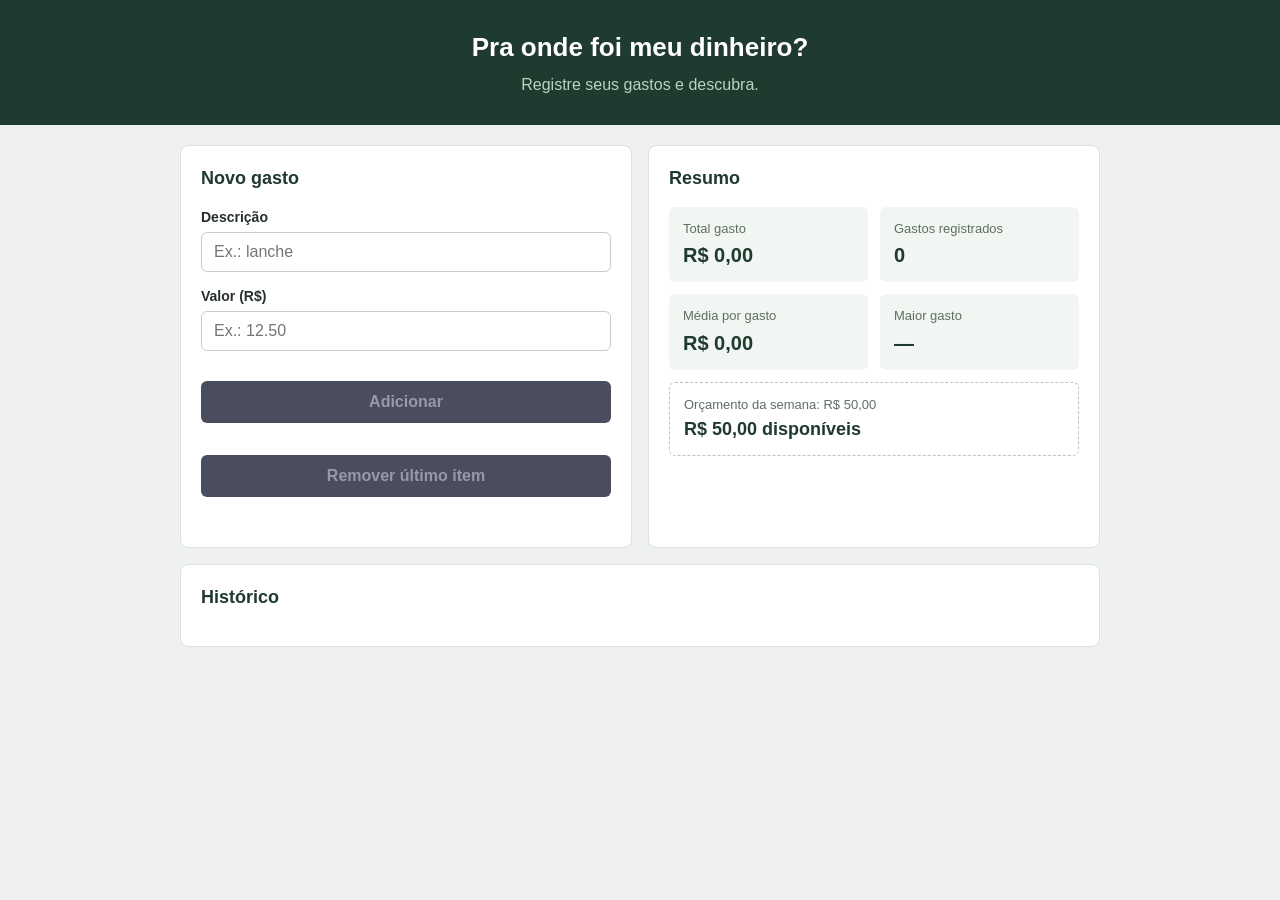
<file: index.html>
<!DOCTYPE html>
<html lang="pt-BR">

<head>
    <meta charset="UTF-8">
    <meta name="viewport" content="width=device-width, initial-scale=1.0">
    <title>Pra onde foi meu dinheiro?</title>
    <link rel="stylesheet" href="style.css">
    <script src="script.js" defer></script>
</head>

<body>

    <header class="topo">
        <h1>Pra onde foi meu dinheiro?</h1>
        <p>Registre seus gastos e descubra.</p>
    </header>

    <main class="painel">

        <section class="cartao novo-gasto">
            <h2>Novo gasto</h2>

            <form class="formulario">
                <p>
                    <label for="descricao">Descrição</label>
                    <input type="text" id="descricao" class="campo-descricao" placeholder="Ex.: lanche">
                </p>

                <p>
                    <label for="valor">Valor (R$)</label>
                    <input type="number" id="valor" class="campo-valor" step="0.01" placeholder="Ex.: 12.50">
                </p>

                <button type="submit" class="botao-adicionar" >Adicionar</button>
                <p>
                <button type="button" class="botao-remover" >Remover último item</button>
                </p>
                <p class="erro"></p>
            </form>
        </section>

        <section class="cartao resumo">
            <h2>Resumo</h2>

            <div class="indicadores">
                <div class="indicador">
                    <span class="rotulo">Total gasto</span>
                    <strong class="total">R$ 0,00</strong>
                </div>

                <div class="indicador">
                    <span class="rotulo">Gastos registrados</span>
                    <strong class="quantidade">0</strong>
                </div>

                <div class="indicador">
                    <span class="rotulo">Média por gasto</span>
                    <strong class="media">R$ 0,00</strong>
                </div>

                <div class="indicador">
                    <span class="rotulo">Maior gasto</span>
                    <strong class="maior">—</strong>
                </div>
            </div>

            <div class="orcamento">
                <span class="rotulo">Orçamento da semana: R$ 50,00</span>
                <strong class="restante">R$ <div class="orca">50,00</div> disponíveis</strong>
            </div>
        </section>

        <section class="cartao historico-cartao">
            <h2>Histórico</h2>
            <ol class="historico"></ol>
        </section>

    </main>

</body>

</html>
</file>
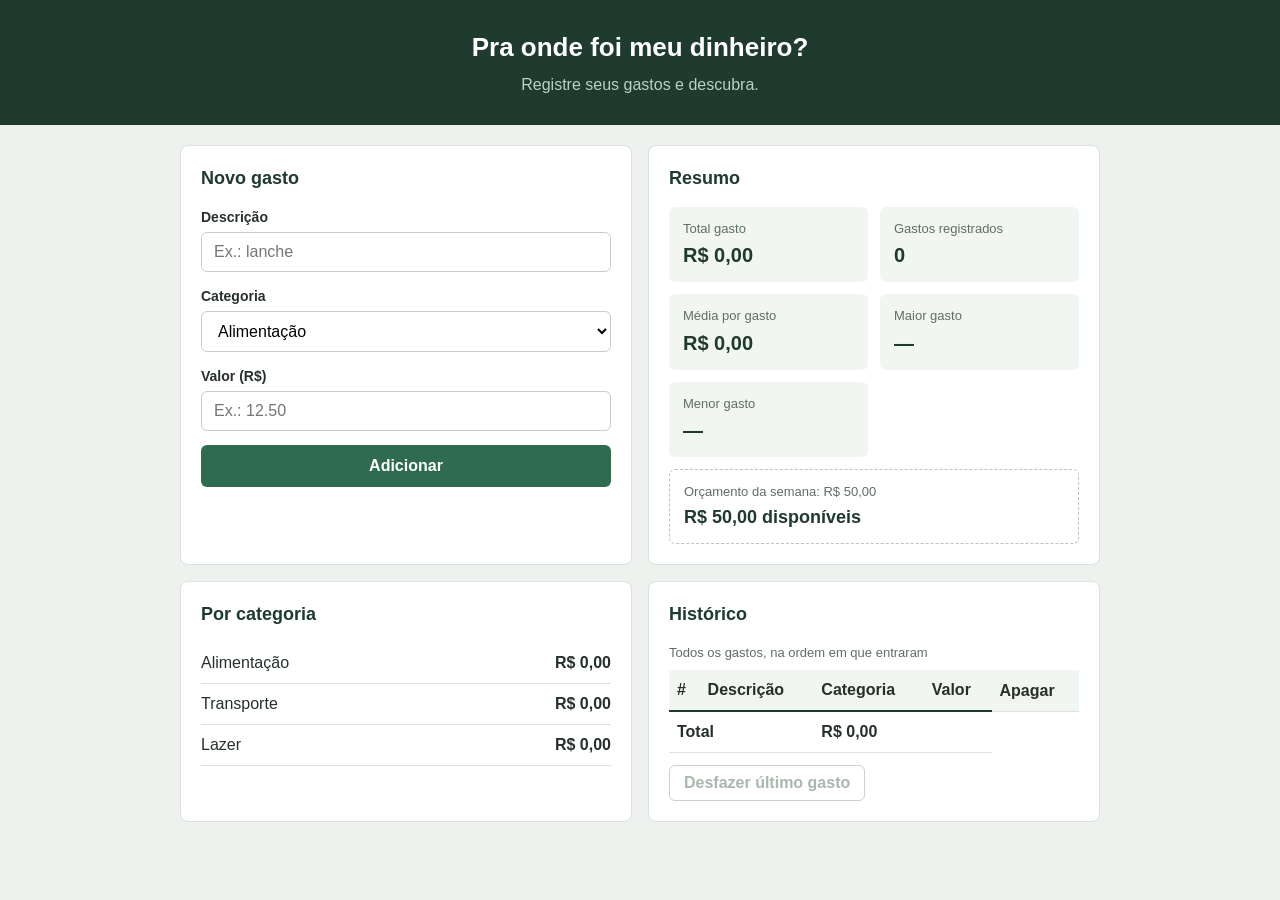
<file: atividade/controle-de-gastos-ponto-de-partida/index.html>
<!DOCTYPE html>
<html lang="pt-BR">

<head>
    <meta charset="UTF-8">
    <meta name="viewport" content="width=device-width, initial-scale=1.0">
    <title>Pra onde foi meu dinheiro?</title>
    <link rel="stylesheet" href="style.css">
    <script src="script.js" defer></script>
</head>

<body>

    <header class="topo">
        <h1>Pra onde foi meu dinheiro?</h1>
        <p>Registre seus gastos e descubra.</p>
    </header>

    <main class="painel">

        <section class="cartao novo-gasto">
            <h2>Novo gasto</h2>

            <form class="formulario">
                <p>
                    <label for="descricao">Descrição</label>
                    <input type="text" id="descricao" class="campo-descricao" placeholder="Ex.: lanche">
                </p>
                   <p>
                    <label for="categoria">Categoria</label>
                    <select id="categoria" class="campo-categoria"></select>
                </p>

                <p>
                    <label for="valor">Valor (R$)</label>
                    <input type="number" id="valor" class="campo-valor" step="0.01" placeholder="Ex.: 12.50">
                </p>

             

                <button type="submit">Adicionar</button>

                <p class="erro"></p>
            </form>
        </section>

        <section class="cartao resumo">
            <h2>Resumo</h2>

            <div class="indicadores">
                <div class="indicador">
                    <span class="rotulo">Total gasto</span>
                    <strong class="total">R$ 0,00</strong>
                </div>

                <div class="indicador">
                    <span class="rotulo">Gastos registrados</span>
                    <strong class="quantidade">0</strong>
                </div>

                <div class="indicador">
                    <span class="rotulo">Média por gasto</span>
                    <strong class="media">R$ 0,00</strong>
                </div>

                <div class="indicador">
                    <span class="rotulo">Maior gasto</span>
                    <strong class="maior">—</strong>
                </div>

                <div class="indicador">
                    <span class="rotulo">Menor gasto</span>
                    <strong class="menor">—</strong>
                </div>
            </div>

            <div class="orcamento">
                <span class="rotulo">Orçamento da semana: R$ 50,00</span>
                <strong class="restante">R$ 50,00 disponíveis</strong>
            </div>
        </section>

        <section class="cartao categorias-cartao">
            <h2>Por categoria</h2>
            <ul class="categorias"></ul>
        </section>

        <section class="cartao historico-cartao">
            <h2>Histórico</h2>
            <table class="tabela-historico">
                    <caption>Todos os gastos, na ordem em que entraram</caption>
                    <thead>
                        <tr>
                            <th>#</th>
                            <th>Descrição</th>
                            <th>Categoria</th>
                            <th>Valor</th>
                            <th>Apagar</th>
                        </tr>
                    </thead>
                    <tbody class="historico"></tbody>
                    <tfoot>
                        <tr>
                            <th colspan="2">Total</th>
                            <td class="total-rodape">R$ 0,00</td>
                            <td></td>
                        </tr>
                    </tfoot>
            </table>
            <button type="button" class="botao-desfazer">Desfazer último gasto</button>
        </section>

    </main>

</body>

</html>
</file>
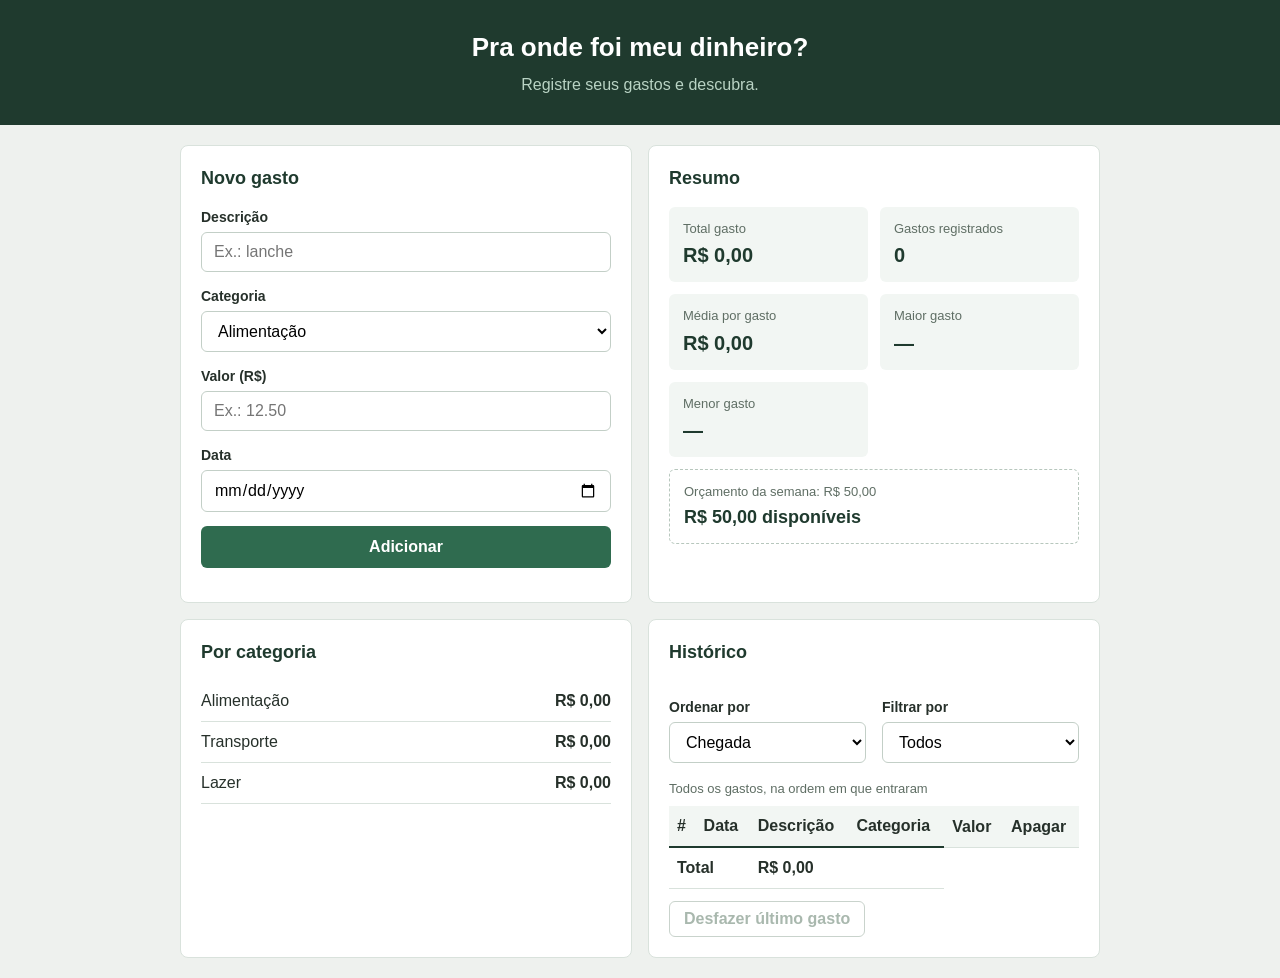
<file: controle comp senac/atividade/controle-de-gastos-ponto-de-partida/index.html>
<!DOCTYPE html>
<html lang="pt-BR">

<head>
    <meta charset="UTF-8">
    <meta name="viewport" content="width=device-width, initial-scale=1.0">
    <title>Pra onde foi meu dinheiro?</title>
    <link rel="stylesheet" href="style.css">
    <script src="script.js" defer></script>
</head>

<body>

    <header class="topo">
        <h1>Pra onde foi meu dinheiro?</h1>
        <p>Registre seus gastos e descubra.</p>
    </header>

    <main class="painel">

        <section class="cartao novo-gasto">
            <h2>Novo gasto</h2>

            <form class="formulario">
                <p>
                    <label for="descricao">Descrição</label>
                    <input type="text" id="descricao" class="campo-descricao" placeholder="Ex.: lanche">
                </p>
                   <p>
                    <label for="categoria">Categoria</label>
                    <select id="categoria" class="campo-categoria"></select>
                </p>

                <p>
                    <label for="valor">Valor (R$)</label>
                    <input type="number" id="valor" class="campo-valor" step="0.01" placeholder="Ex.: 12.50">
                </p>
                <p>
                    <label for="data">Data</label>
                    <input type="date" id="data" class="campo-data" required>
                </p>

                <button type="submit">Adicionar</button>

                <p class="erro"></p>
            </form>
        </section>

        <section class="cartao resumo">
            <h2>Resumo</h2>

            <div class="indicadores">
                <div class="indicador">
                    <span class="rotulo">Total gasto</span>
                    <strong class="total">R$ 0,00</strong>
                </div>

                <div class="indicador">
                    <span class="rotulo">Gastos registrados</span>
                    <strong class="quantidade">0</strong>
                </div>

                <div class="indicador">
                    <span class="rotulo">Média por gasto</span>
                    <strong class="media">R$ 0,00</strong>
                </div>

                <div class="indicador">
                    <span class="rotulo">Maior gasto</span>
                    <strong class="maior">—</strong>
                </div>

                <div class="indicador">
                    <span class="rotulo">Menor gasto</span>
                    <strong class="menor">—</strong>
                </div>
            </div>

            <div class="orcamento">
                <span class="rotulo">Orçamento da semana: R$ 50,00</span>
                <strong class="restante">R$ 50,00 disponíveis</strong>
            </div>
        </section>

        <section class="cartao categorias-cartao">
            <h2>Por categoria</h2>
            <ul class="categorias"></ul>
        </section>

        <section class="cartao historico-cartao">
            <h2>Histórico</h2>
            <table class="tabela-historico">
                <div class="campoSelects">
                <p class="campoOrdem">
                    <label for="ordenar">Ordenar por</label>
                    <select id="ordenar" class="selectOrdem">
                    <option value="chegada">Chegada</option>
                    <option value="az">A-Z</option>
                    <option value="za">Z-A</option>
                    <option value="maior">Maior valor</option>
                    <option value="menor">Menor valor</option>
                    <option value="recentes">Mais recentes</option>
                    <option value="antigo">Mais antigos</option>
                    </select>
                </p>
                <p class="campoFiltro">
                    <label for="filtrar">Filtrar por</label>
                    <select id="filtrar" class="selectFiltro">
                    <option value="todos">Todos</option>
                    <option value="alimentacao">Alimentação</option>
                    <option value="transporte">Transporte</option>
                    <option value="lazer">Lazer</option>
                    </select>
                </p>
            </div> 
                    <caption>Todos os gastos, na ordem em que entraram</caption>
                    <thead>
                        <tr>
                            <th>#</th>
                            <th>Data</th>
                            <th>Descrição</th>
                            <th>Categoria</th>
                            <th>Valor</th>
                            <th>Apagar</th>
                        </tr>
                    </thead>
                    <tbody class="historico"></tbody>
                    <tfoot>
                        <tr>
                            <th colspan="2">Total</th>
                            <td class="total-rodape">R$ 0,00</td>
                            <td></td>
                        </tr>
                    </tfoot>
            </table>
            <button type="button" class="botao-desfazer">Desfazer último gasto</button>
        </section>

    </main>

</body>

</html>
</file>
<file: style.css>
/* ===========================================================
   Pra onde foi meu dinheiro?
   =========================================================== */

* {
    box-sizing: border-box;
}

html {
    background-color: #eef1ee;
}

body {
    margin: 0;
    font-family: "Segoe UI", Roboto, Helvetica, Arial, sans-serif;
    font-size: 16px;
    line-height: 1.5;
    color: #26302a;
}

:root {
  --primary-bg-color:#1f3a2e ; 
}
/* -----------------------------------------------------------
   Topo
   ----------------------------------------------------------- */

.topo {
    padding: 28px 20px;
    background-color: var(--primary-bg-color);
    color: #ffffff;
    text-align: center;
}

.topo h1 {
    margin: 0;
    font-size: 26px;
}

.topo p {
    margin: 6px 0 0 0;
    color: #b9d3c4;
}


/* -----------------------------------------------------------
   Painel — celular primeiro
   ----------------------------------------------------------- */

.painel {
    display: grid;
    gap: 16px;
    max-width: 960px;
    margin: 0 auto;
    padding: 20px;

    grid-template-areas:
        "novo"
        "resumo"
        "historico";
}

.novo-gasto       { grid-area: novo; }
.resumo           { grid-area: resumo; }
.historico-cartao { grid-area: historico; }

.cartao {
    padding: 4px 20px 20px 20px;
    border-radius: 8px;
    background-color: #ffffff;
    border: 1px solid #d9e2dc;
}

.cartao h2 {
    font-size: 18px;
    color: var(--primary-bg-color);
}


/* -----------------------------------------------------------
   Formulário
   ----------------------------------------------------------- */

.formulario p {
    margin: 0 0 14px 0;
}

label {
    display: block;
    margin-bottom: 4px;
    font-size: 14px;
    font-weight: bold;
}

input {
    width: 100%;
    padding: 10px 12px;
    border: 1px solid #c3cfc7;
    border-radius: 6px;
    font-family: inherit;
    font-size: 16px;
}

button {
    width: 100%;
    padding: 12px;
    margin:16px auto;
    border: none;
    border-radius: 6px;
    background-color: #2f6b4f;
    color: #ffffff;
    font-family: inherit;
    font-size: 16px;
    font-weight: bold;
    cursor: pointer;
}

button:hover {
    background-color: #25563f;
}

button:disabled{
background-color: #4a4d5e;
    color:#9a98a8 ;
    cursor: not-allowed;
}

.erro {
    margin: 12px 0 0 0;
    color: #b3261e;
    font-weight: bold;
}


/* -----------------------------------------------------------
   Resumo
   ----------------------------------------------------------- */

.indicadores {
    display: grid;
    grid-template-columns: 1fr 1fr;
    gap: 12px;
}

.indicador {
    padding: 12px 14px;
    border-radius: 6px;
    background-color: #f2f6f3;
}

.rotulo {
    display: block;
    font-size: 13px;
    color: #5f6e64;
}

.indicador strong {
    display: block;
    margin-top: 2px;
    font-size: 20px;
    color: var(--primary-bg-color);
}


/* -----------------------------------------------------------
   Orçamento
   ----------------------------------------------------------- */

.orcamento {
    margin-top: 12px;
    padding: 12px 14px;
    border-radius: 6px;
    border: 1px dashed #b7c7bd;
}

.orcamento strong {
    display: block;
    margin-top: 2px;
    font-size: 18px;
    color: var(--primary-bg-color);
}

/* Quando o total passa do orçamento. */
.total.estourado,
.restante.estourado {
    color: #b3261e;
}
/* -----------------------------------------------------------
   Histórico
----------------------------------------------------------- */
.historico {
    margin: 0;
    color: #3c4a41;
    /* Faz o \n dentro do texto virar quebra de linha na tela. */
    white-space: pre-line;
}
.orca{
    display: inline;
}

.historico ol:nth-child(odd){
    background-color: #2f6b4f;
}
.historico ol:nth-child(2n){
    background-color: #ffff;
}
/* -----------------------------------------------------------
   A partir de 800px: formulário e resumo lado a lado
   ----------------------------------------------------------- */

@media (min-width: 800px) {

    .painel {
        grid-template-columns: 1fr 1fr;
        grid-template-areas:
            "novo      resumo"
            "historico historico";
    }

}
</file>
<file: atividade/controle-de-gastos-ponto-de-partida/style.css>
/* ===========================================================
   Pra onde foi meu dinheiro?
   =========================================================== */

/* Cores que se repetem: mudar aqui muda a página inteira. */
:root {
    --cor-principal: #1f3a2e;
    --cor-botao: #2f6b4f;
    --cor-alerta: #b3261e;
    --cor-alimentacao: orange;
    --cor-transporte: blue;
    --cor-lazer: yellow;

}

* {
    box-sizing: border-box;
}

html {
    background-color: #eef1ee;
}

body {
    margin: 0;
    font-family: "Segoe UI", Roboto, Helvetica, Arial, sans-serif;
    font-size: 16px;
    line-height: 1.5;
    color: #26302a;
}


/* -----------------------------------------------------------
   Topo
   ----------------------------------------------------------- */

.topo {
    padding: 28px 20px;
    background-color: var(--cor-principal);
    color: #ffffff;
    text-align: center;
}

.topo h1 {
    margin: 0;
    font-size: 26px;
}

.topo p {
    margin: 6px 0 0 0;
    color: #b9d3c4;
}


/* -----------------------------------------------------------
   Painel — celular primeiro
   ----------------------------------------------------------- */

.painel {
    display: grid;
    gap: 16px;
    max-width: 960px;
    margin: 0 auto;
    padding: 20px;

    grid-template-areas:
        "novo"
        "resumo"
        "categorias"
        "historico";
}

.novo-gasto        { grid-area: novo; }
.resumo            { grid-area: resumo; }
.categorias-cartao { grid-area: categorias; }
.historico-cartao  { grid-area: historico; }

.cartao {
    padding: 4px 20px 20px 20px;
    border-radius: 8px;
    background-color: #ffffff;
    border: 1px solid #d9e2dc;
}

.cartao h2 {
    font-size: 18px;
    color: var(--cor-principal);
}


/* -----------------------------------------------------------
   Formulário
   ----------------------------------------------------------- */

.formulario p {
    margin: 0 0 14px 0;
}

label {
    display: block;
    margin-bottom: 4px;
    font-size: 14px;
    font-weight: bold;
}

input,
select {
    width: 100%;
    background-color: #ffffff;
    padding: 10px 12px;
    border: 1px solid #c3cfc7;
    border-radius: 6px;
    font-family: inherit;
    font-size: 16px;
}

button {
    width: 100%;
    padding: 12px;
    border: none;
    border-radius: 6px;
    background-color: var(--cor-botao);
    color: #ffffff;
    font-family: inherit;
    font-size: 16px;
    font-weight: bold;
    cursor: pointer;
}

button:hover {
    background-color: #25563f;
}

/* Depois do :hover, para ganhar dele */
button:disabled {
    background-color: #a9b8ae;
    cursor: not-allowed;
}

/* Quem navega com Tab vê onde está */
input:focus-visible,
select:focus-visible,
button:focus-visible {
    outline: 3px solid var(--cor-botao);
    outline-offset: 2px;
}

.erro {
    margin: 12px 0 0 0;
    color: var(--cor-alerta);
    font-weight: bold;
}


/* -----------------------------------------------------------
   Resumo
   ----------------------------------------------------------- */

.indicadores {
    display: grid;
    grid-template-columns: 1fr 1fr;
    gap: 12px;
}

.indicador {
    padding: 12px 14px;
    border-radius: 6px;
    background-color: #f2f6f3;
}

.rotulo {
    display: block;
    font-size: 13px;
    color: #5f6e64;
}

.indicador strong {
    display: block;
    margin-top: 2px;
    font-size: 20px;
    color: var(--cor-principal);
}


/* -----------------------------------------------------------
   Orçamento
   ----------------------------------------------------------- */

.orcamento {
    margin-top: 12px;
    padding: 12px 14px;
    border-radius: 6px;
    border: 1px dashed #b7c7bd;
}

.orcamento strong {
    display: block;
    margin-top: 2px;
    font-size: 18px;
    color: var(--cor-principal);
}

/* Quando o total passa do orçamento. */
.indicador strong.estourado,
.orcamento strong.estourado {
    color: var(--cor-alerta);
}


/* -----------------------------------------------------------
   Por categoria
   ----------------------------------------------------------- */

.categorias {
    margin: 0;
    padding: 0;
    list-style: none;
}

.categorias li {
    display: flex;
    justify-content: space-between;
    padding: 8px 0;
    border-bottom: 1px solid #d9e2dc;
}


/* -----------------------------------------------------------
   Histórico
   ----------------------------------------------------------- */

.tabela-historico {
    width: 100%;
    margin-bottom: 12px;
    border-collapse: collapse;
}

.tabela-historico caption {
    padding-bottom: 8px;
    font-size: 13px;
    color: #5f6e64;
    text-align: left;
}

.tabela-historico th,
.tabela-historico td {
    padding: 8px;
    border-bottom: 1px solid #d9e2dc;
    text-align: left;
}

/* O cabeçalho com um fundo diferente */
.tabela-historico thead th {
    background-color: #f2f6f3;
}

.tabela-historico tbody tr:nth-child(even) {
    background-color: #f7faf8;
}

.tabela-historico tfoot th,
.tabela-historico tfoot td {
    border-top: 2px solid var(--cor-principal);
    font-weight: bold;
}

/* O desfazer não ocupa a largura toda */
.botao-desfazer {
    width: auto;
    padding: 8px 14px;
    border: 1px solid var(--cor-botao);
    background-color: #ffffff;
    color: var(--cor-botao);
}

.botao-desfazer:hover {
    background-color: #f2f6f3;
}

.botao-desfazer:disabled {
    border-color: #c9d3cc;
    background-color: #ffffff;
    color: #a9b8ae;
    cursor: not-allowed;
}

.tabela-historico tr[data-categoria="Lazer"] td:first-child {
    border-left: 6px solid var(--cor-lazer);
}
.tabela-historico tr[data-categoria="Alimentação"] td:first-child {
    border-left: 6px solid var(--cor-alimentacao);
}

.tabela-historico tr[data-categoria="Transporte"] td:first-child {
    border-left: 6px solid var(--cor-transporte);
}

 span.etiqueta{
    display:inline;
    padding: 2px;
    margin-top: 16px;
    font-size: 12px;
   justify-self:  center;
 border-radius: 10px;
}

[data-categoria="Transporte"] .etiqueta{
    background-color: var(--cor-transporte);
}

[data-categoria="Alimentação"] .etiqueta{
    background-color: var(--cor-alimentacao);
}
[data-categoria="Lazer"] .etiqueta{
    background-color: var(--cor-lazer);
}




/* -----------------------------------------------------------
   A partir de 800px: formulário e resumo lado a lado
   ----------------------------------------------------------- */

@media (min-width: 800px) {

    .painel {
        grid-template-columns: 1fr 1fr;
        grid-template-areas:
            "novo       resumo"
            "categorias historico";
    }

}


/* O botão de apagar em cada linha */
.botao-apagar {
    width: auto;
    padding: 2px;
    border: none;
    border-radius: 4px;
    background-color: transparent;
    color: #888888;
    line-height: 0;
    cursor: pointer;
}

.botao-apagar:hover {
    color: #c62828;
    background-color: #ffe3e3;
}

.botao-apagar:focus-visible {
    outline: 2px solid #c62828;
}
</file>
<file: controle comp senac/atividade/controle-de-gastos-ponto-de-partida/style.css>
/* ===========================================================
   Pra onde foi meu dinheiro?
   =========================================================== */

/* Cores que se repetem: mudar aqui muda a página inteira. */
:root {
    --cor-principal: #1f3a2e;
    --cor-botao: #2f6b4f;
    --cor-alerta: #b3261e;
    --cor-alimentacao: orange;
    --cor-transporte: blue;
    --cor-lazer: yellow;

}

.campoFiltro{
    grid-area:'filtro';
    width:100%;
    padding:auto;
}
.campoOrdem{
    grid-area: 'ordem';
    width:100%;
   padding: auto;
}

.campoSelects{
    display: grid;
    gap:16px;
    grid-template-columns: 1fr 1fr;
    grid-template-areas:  
    'ordem filtro';
    
}




* {
    box-sizing: border-box;
}

html {
    background-color: #eef1ee;
}

body {
    margin: 0;
    font-family: "Segoe UI", Roboto, Helvetica, Arial, sans-serif;
    font-size: 16px;
    line-height: 1.5;
    color: #26302a;
}


/* -----------------------------------------------------------
   Topo
   ----------------------------------------------------------- */

.topo {
    padding: 28px 20px;
    background-color: var(--cor-principal);
    color: #ffffff;
    text-align: center;
}

.topo h1 {
    margin: 0;
    font-size: 26px;
}

.topo p {
    margin: 6px 0 0 0;
    color: #b9d3c4;
}


/* -----------------------------------------------------------
   Painel — celular primeiro
   ----------------------------------------------------------- */

.painel {
    display: grid;
    gap: 16px;
    max-width: 960px;
    margin: 0 auto;
    padding: 20px;

    grid-template-areas:
        "novo"
        "resumo"
        "categorias"
        "historico";
}

.novo-gasto        { grid-area: novo; }
.resumo            { grid-area: resumo; }
.categorias-cartao { grid-area: categorias; }
.historico-cartao  { grid-area: historico; }

.cartao {
    padding: 4px 20px 20px 20px;
    border-radius: 8px;
    background-color: #ffffff;
    border: 1px solid #d9e2dc;
}

.cartao h2 {
    font-size: 18px;
    color: var(--cor-principal);
}


/* -----------------------------------------------------------
   Formulário
   ----------------------------------------------------------- */

.formulario p {
    margin: 0 0 14px 0;
}

label {
    display: block;
    margin-bottom: 4px;
    font-size: 14px;
    font-weight: bold;
}

input,
select {
    width: 100%;
    background-color: #ffffff;
    padding: 10px 12px;
    border: 1px solid #c3cfc7;
    border-radius: 6px;
    font-family: inherit;
    font-size: 16px;
}



button {
    width: 100%;
    padding: 12px;
    border: none;
    border-radius: 6px;
    background-color: var(--cor-botao);
    color: #ffffff;
    font-family: inherit;
    font-size: 16px;
    font-weight: bold;
    cursor: pointer;
}

button:hover {
    background-color: #25563f;
}

/* Depois do :hover, para ganhar dele */
button:disabled {
    background-color: #a9b8ae;
    cursor: not-allowed;
}

/* Quem navega com Tab vê onde está */
input:focus-visible,
select:focus-visible,
button:focus-visible {
    outline: 3px solid var(--cor-botao);
    outline-offset: 2px;
}

.erro {
    margin: 12px 0 0 0;
    color: var(--cor-alerta);
    font-weight: bold;
}


/* -----------------------------------------------------------
   Resumo
   ----------------------------------------------------------- */

.indicadores {
    display: grid;
    grid-template-columns: 1fr 1fr;
    gap: 12px;
}

.indicador {
    padding: 12px 14px;
    border-radius: 6px;
    background-color: #f2f6f3;
}

.rotulo {
    display: block;
    font-size: 13px;
    color: #5f6e64;
}

.indicador strong {
    display: block;
    margin-top: 2px;
    font-size: 20px;
    color: var(--cor-principal);
}


/* -----------------------------------------------------------
   Orçamento
   ----------------------------------------------------------- */

.orcamento {
    margin-top: 12px;
    padding: 12px 14px;
    border-radius: 6px;
    border: 1px dashed #b7c7bd;
}

.orcamento strong {
    display: block;
    margin-top: 2px;
    font-size: 18px;
    color: var(--cor-principal);
}

/* Quando o total passa do orçamento. */
.indicador strong.estourado,
.orcamento strong.estourado {
    color: var(--cor-alerta);
}


/* -----------------------------------------------------------
   Por categoria
   ----------------------------------------------------------- */

.categorias {
    margin: 0;
    padding: 0;
    list-style: none;
}

.categorias li {
    display: flex;
    justify-content: space-between;
    padding: 8px 0;
    border-bottom: 1px solid #d9e2dc;
}


/* -----------------------------------------------------------
   Histórico
   ----------------------------------------------------------- */

.tabela-historico {
    width: 100%;
    margin-bottom: 12px;
    border-collapse: collapse;
}

.tabela-historico caption {
    padding-bottom: 8px;
    font-size: 13px;
    color: #5f6e64;
    text-align: left;
}

.tabela-historico th,
.tabela-historico td {
    padding: 8px;
    border-bottom: 1px solid #d9e2dc;
    text-align: left;
}

/* O cabeçalho com um fundo diferente */
.tabela-historico thead th {
    background-color: #f2f6f3;
}

.tabela-historico tbody tr:nth-child(even) {
    background-color: #f7faf8;
}

.tabela-historico tfoot th,
.tabela-historico tfoot td {
    border-top: 2px solid var(--cor-principal);
    font-weight: bold;
}

/* O desfazer não ocupa a largura toda */
.botao-desfazer {
    width: auto;
    padding: 8px 14px;
    border: 1px solid var(--cor-botao);
    background-color: #ffffff;
    color: var(--cor-botao);
}

.botao-desfazer:hover {
    background-color: #f2f6f3;
}

.botao-desfazer:disabled {
    border-color: #c9d3cc;
    background-color: #ffffff;
    color: #a9b8ae;
    cursor: not-allowed;
}

.tabela-historico tr[data-categoria="Lazer"] td:first-child {
    border-left: 6px solid var(--cor-lazer);
}
.tabela-historico tr[data-categoria="Alimentação"] td:first-child {
    border-left: 6px solid var(--cor-alimentacao);
}

.tabela-historico tr[data-categoria="Transporte"] td:first-child {
    border-left: 6px solid var(--cor-transporte);
}

 span.etiqueta{
    display:inline;
    padding: 2px;
    margin-top: 16px;
    font-size: 12px;
   justify-self:  center;
 border-radius: 10px;
}

[data-categoria="Transporte"] .etiqueta{
    background-color: var(--cor-transporte);
}

[data-categoria="Alimentação"] .etiqueta{
    background-color: var(--cor-alimentacao);
}
[data-categoria="Lazer"] .etiqueta{
    background-color: var(--cor-lazer);
}




/* -----------------------------------------------------------
   A partir de 800px: formulário e resumo lado a lado
   ----------------------------------------------------------- */

@media (min-width: 800px) {

    .painel {
        grid-template-columns: 1fr 1fr;
        grid-template-areas:
            "novo       resumo"
            "categorias historico";
    }

}


/* O botão de apagar em cada linha */
.botao-apagar {
    width: auto;
    padding: 2px;
    border: none;
    border-radius: 4px;
    background-color: transparent;
    color: #888888;
    line-height: 0;
    cursor: pointer;
}

.botao-apagar:hover {
    color: #c62828;
    background-color: #ffe3e3;
}

.botao-apagar:focus-visible {
    outline: 2px solid #c62828;
}
</file>
